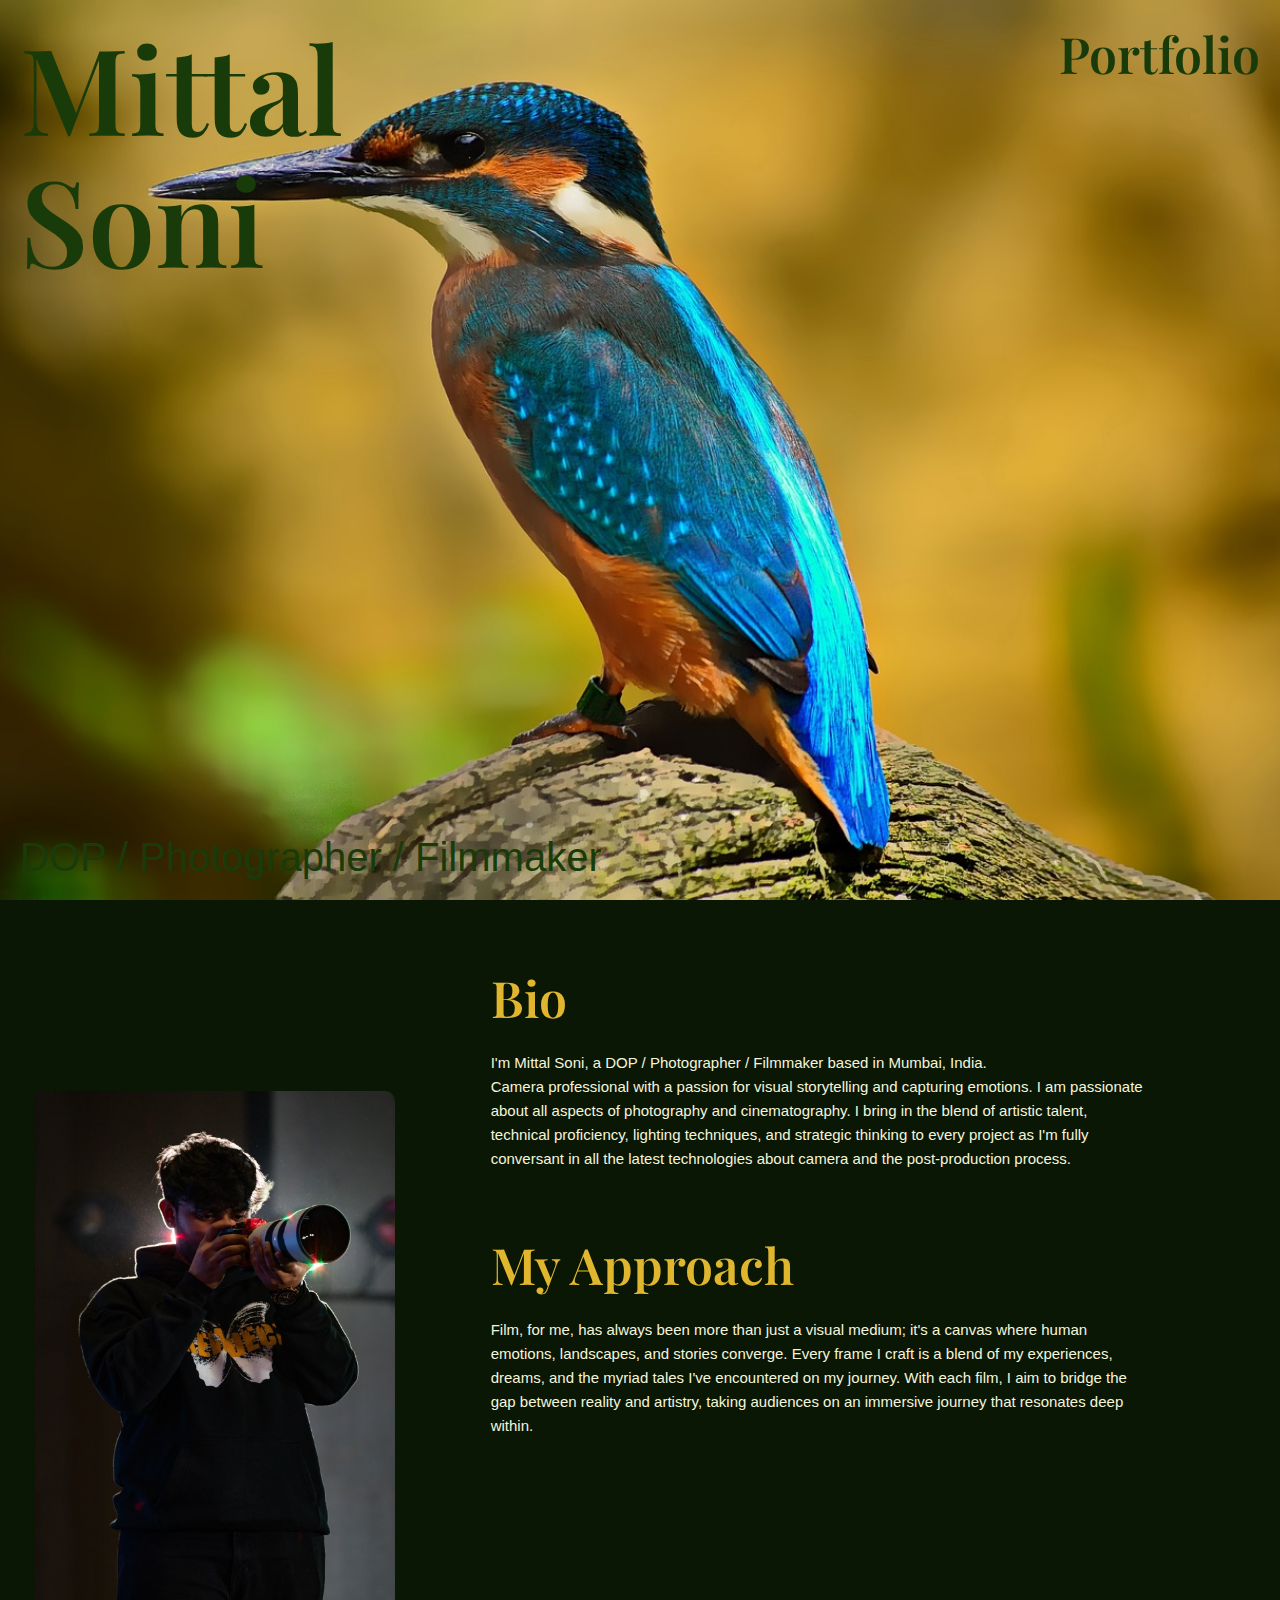
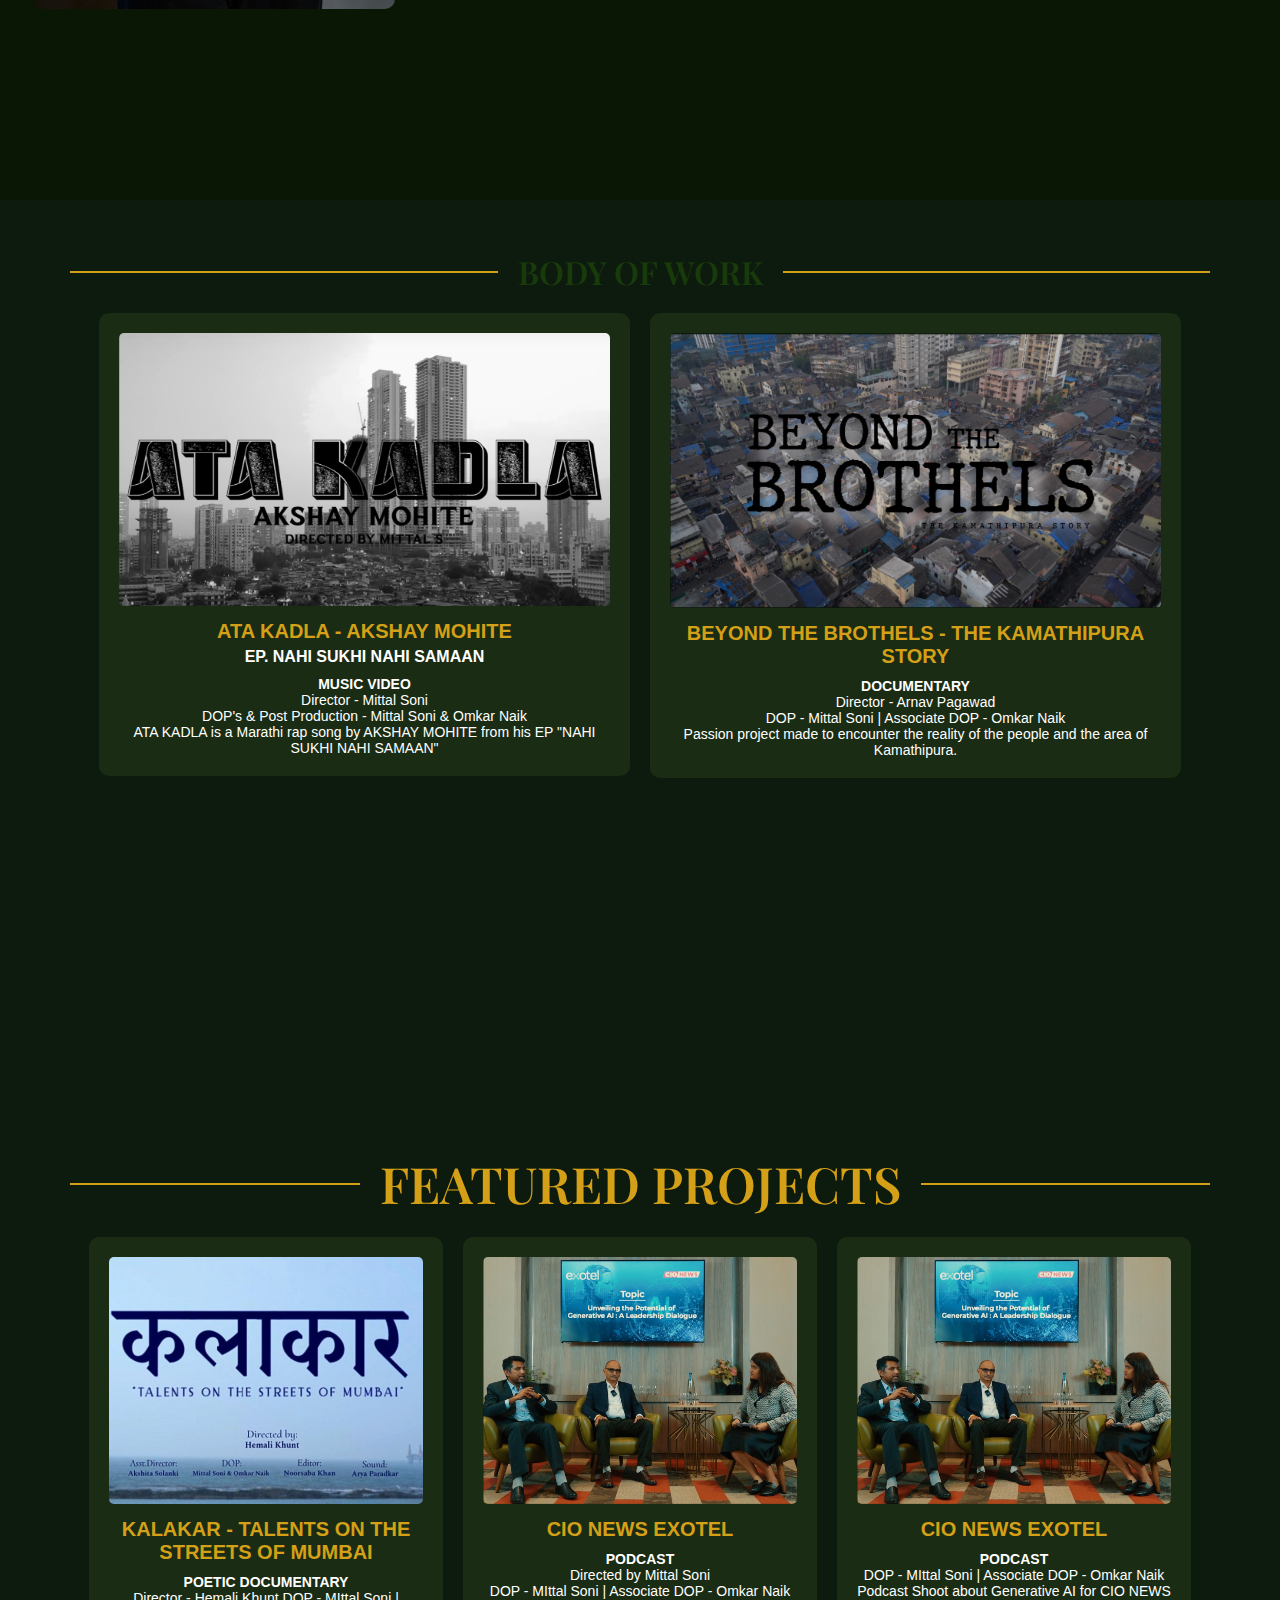
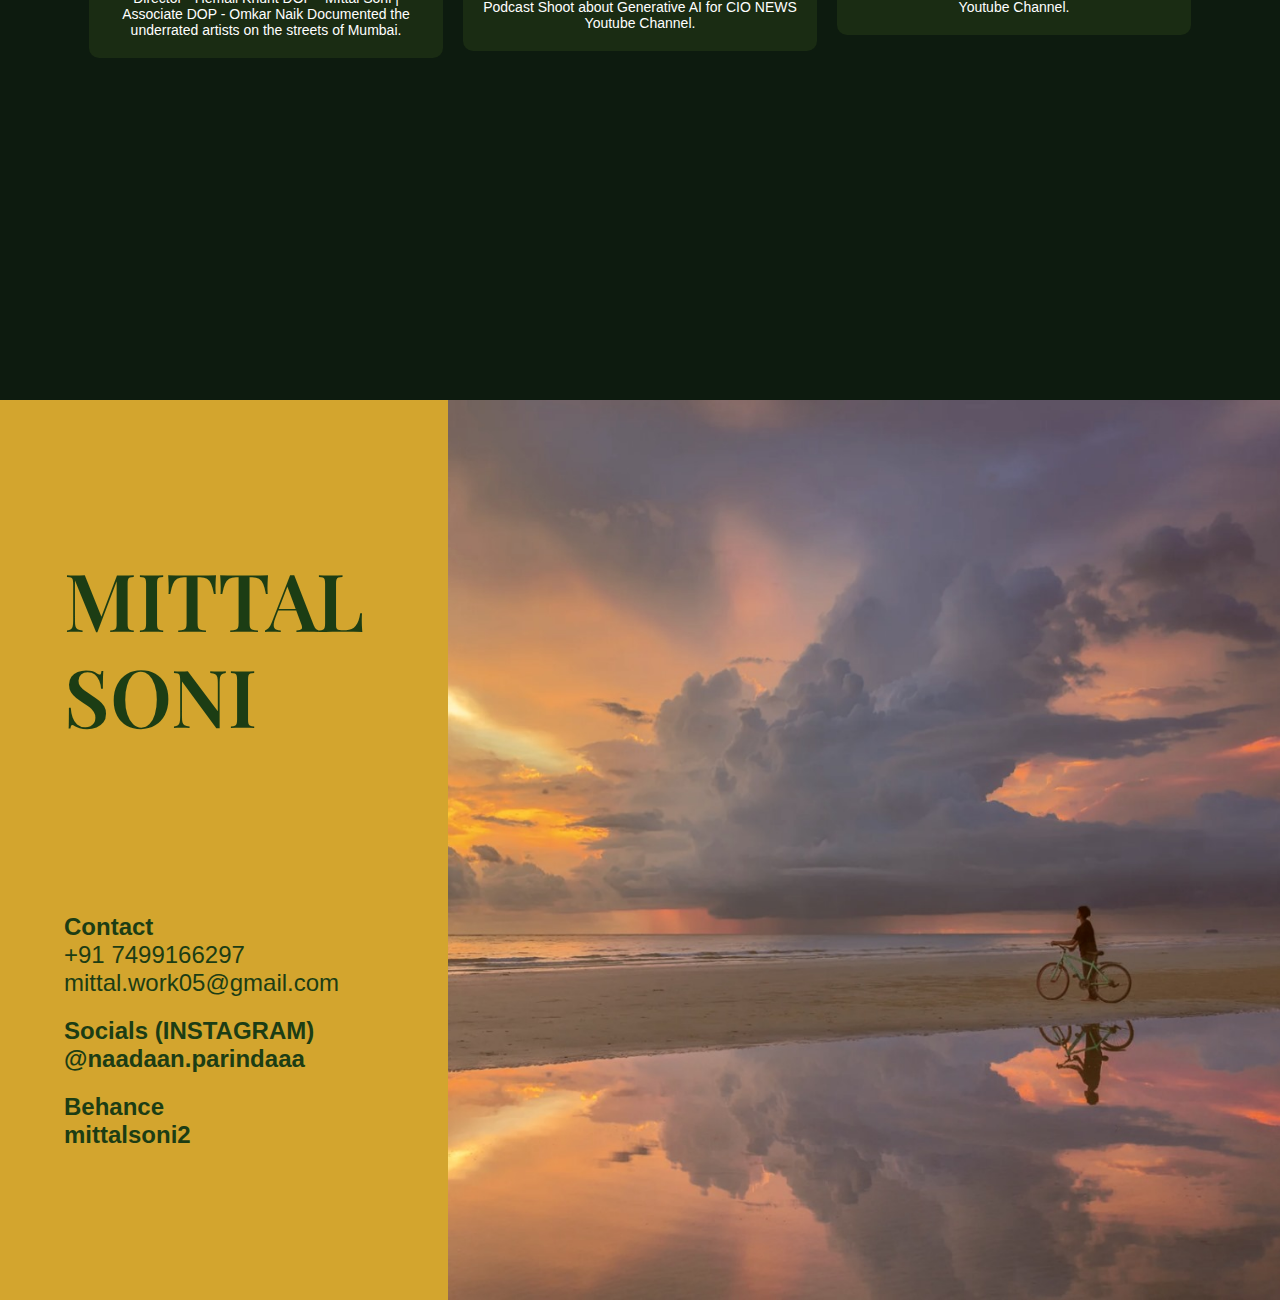
<file: index.html>
<!DOCTYPE html>
<html lang="en">
<head>
    <meta charset="UTF-8">
    <meta name="viewport" content="width=device-width, initial-scale=1.0">
    <title>Portfolio</title>
    <link rel="stylesheet" href="tp.css"> <!-- Linking external CSS -->
    <link rel="preconnect" href="https://fonts.googleapis.com">
<link rel="preconnect" href="https://fonts.gstatic.com" crossorigin>
<link href="https://fonts.googleapis.com/css2?family=Playfair+Display:ital,wght@0,400..900;1,400..900&display=swap" rel="stylesheet">
</head>

<body>
    <div class="box">
        <!-- First Page (Main Landing Section) -->
        <div class="container1">
            <div class="name">
                <h1>Mittal</h1>
                <h1>Soni</h1>
            </div>
            <h3 class="portfolio">Portfolio</h3>
            <p class="title">DOP / Photographer / Filmmaker</p>
        </div>

        <!-- Second Page (Grid Layout) -->
        <div class="container2">
            <!-- Left 1/3: Image -->
            <div class="image-container">
                <img src="Mittal.jpeg" alt="Mittal Soni">
            </div>

            <!-- Right 2/3: Bio & My Approach (Split into 2 halves) -->
            <div class="text-container">
                <div class="bio">
                    <h2>Bio</h2>
                    <p>I'm Mittal Soni, a DOP / Photographer / Filmmaker based in Mumbai, India.<br>
                        Camera professional with a passion for visual storytelling and capturing emotions. 
                        I am passionate about all aspects of photography and cinematography. 
                        I bring in the blend of artistic talent, technical proficiency, lighting techniques, 
                        and strategic thinking to every project as I'm fully conversant in all the latest technologies 
                        about camera and the post-production process.</p>
                </div>

                <div class="approach">
                    <h2>My Approach</h2>
                    <p>Film, for me, has always been more than just a visual medium; it's a canvas where human emotions, 
                        landscapes, and stories converge. Every frame I craft is a blend of my experiences, dreams, 
                        and the myriad tales I've encountered on my journey. With each film, I aim to bridge the gap 
                        between reality and artistry, taking audiences on an immersive journey that resonates deep within.</p>
                </div>
            </div>
        </div>
        <!-- Third Page (Body of Work) -->
<div class="bodyofwork-container">
    <div class="bodyofwork-header"><h1>BODY OF WORK</h1></div>
    <div class="bodyofwork-work-container">
        <div class="bodyofwork-work-item">
            <img src="photo1.jpeg" alt="Ata Kadla">
            <div class="bodyofwork-title"><a href="#">ATA KADLA - AKSHAY MOHITE</a></div>
            <div class="bodyofwork-subtitle">EP. NAHI SUKHI NAHI SAMAAN</div>
            <div class="bodyofwork-description">
                <b>MUSIC VIDEO</b><br>
                Director - Mittal Soni<br>
                DOP's & Post Production - Mittal Soni & Omkar Naik<br>
                ATA KADLA is a Marathi rap song by AKSHAY MOHITE from his EP "NAHI SUKHI NAHI SAMAAN"
            </div>
        </div>
        <div class="bodyofwork-work-item">
            <img src="photo2.jpeg" alt="Beyond The Brothels">
            <div class="bodyofwork-title"><a href="#">BEYOND THE BROTHELS - THE KAMATHIPURA STORY</a></div>
            <div class="bodyofwork-description">
                <b>DOCUMENTARY</b><br>
                Director - Arnav Pagawad<br>
                DOP - Mittal Soni | Associate DOP - Omkar Naik<br>
                Passion project made to encounter the reality of the people and the area of Kamathipura.
            </div>
        </div>

        
        
    </div>
</div>

<!-- Fourth Page (Featured Projects) -->
<section class="featuredprojects-container">
    <div class="featuredprojects-header"><h1>FEATURED PROJECTS</h1></div>
    <div class="featuredprojects-work-container">
        <div class="featuredprojects-work-item">
            <img src="photo3.jpeg" alt="Project 1">
            <div class="featuredprojects-title"><a href="#">KALAKAR - TALENTS ON THE STREETS OF MUMBAI</a></div>
            <div class="featuredprojects-description">
                <b>POETIC DOCUMENTARY</b><br>
                Director - Hemali Khunt 
DOP - MIttal Soni | Associate DOP - Omkar Naik
Documented the underrated artists on the streets of Mumbai.
            </div>
        </div>
        <div class="featuredprojects-work-item">
            <img src="photo4.jpeg" alt="Project 2">
            <div class="featuredprojects-title"><a href="#">CIO NEWS 
                EXOTEL</a></div>
            <div class="featuredprojects-description">
                <b>PODCAST</b><br>
                Directed by Mittal Soni<br>
                DOP - MIttal Soni | Associate DOP - Omkar Naik
Podcast Shoot about Generative AI for CIO NEWS Youtube Channel.
            </div>
        </div>
        <div class="featuredprojects-work-item">
            <img src="photo4.jpeg" alt="Project 3">
            <div class="featuredprojects-title"><a href="#">CIO NEWS 
                EXOTEL</a></div>
            <div class="featuredprojects-description">
                <b>PODCAST</b><br>
                DOP - MIttal Soni | Associate DOP - Omkar Naik
Podcast Shoot about Generative AI for CIO NEWS Youtube Channel.
            </div>
        </div>
    </div>
</section>

<section id="scrobble">
    <div class="scrobble-container">
        <div class="scrobble-left">
            <h1>MITTAL<br>SONI</h1>
            <p><strong>Contact</strong><br>+91 7499166297<br>mittal.work05@gmail.com</p>
            <p><strong>Socials (INSTAGRAM)</strong><br><a href="#">@naadaan.parindaaa</a></p>
            <p><strong>Behance</strong><br><a href="#">mittalsoni2</a></p>
        </div>
        <div class="scrobble-right"></div>
    </div>
</section>

    </div>
</body>
</html>
</file>
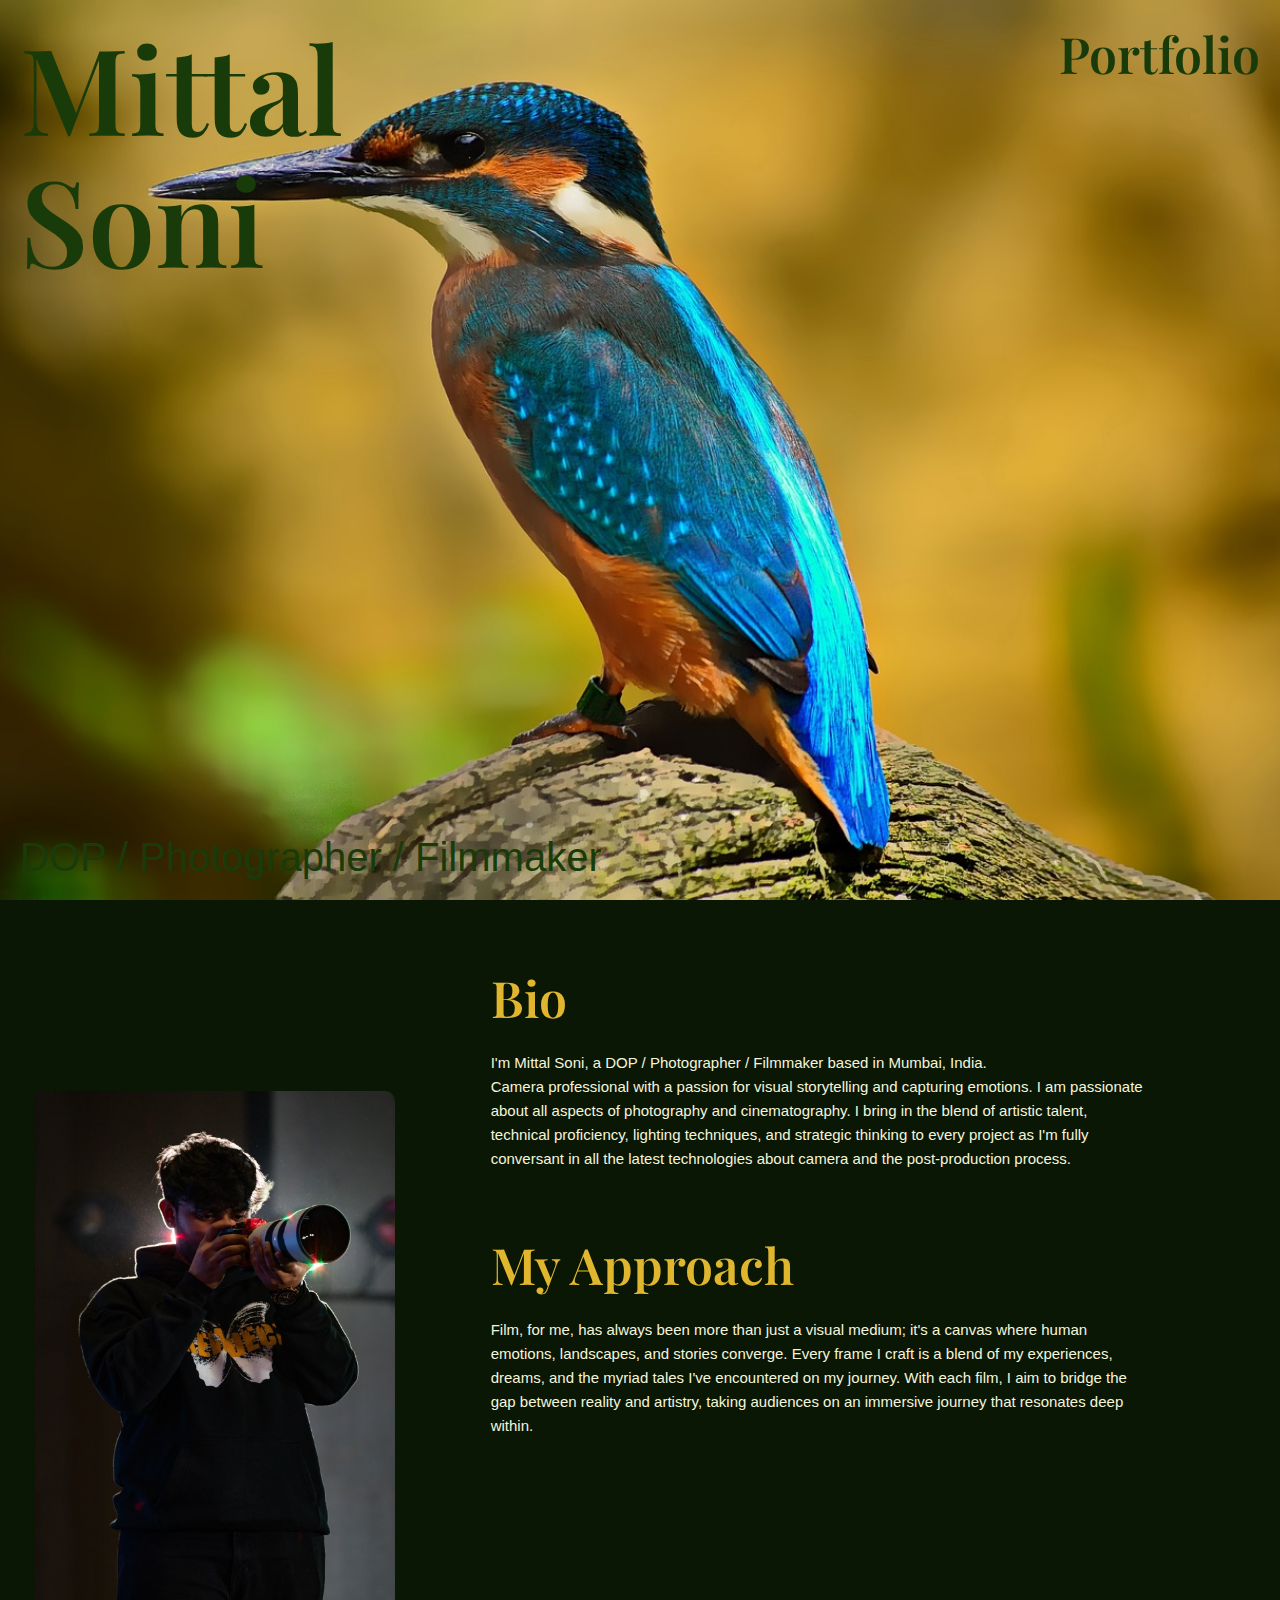
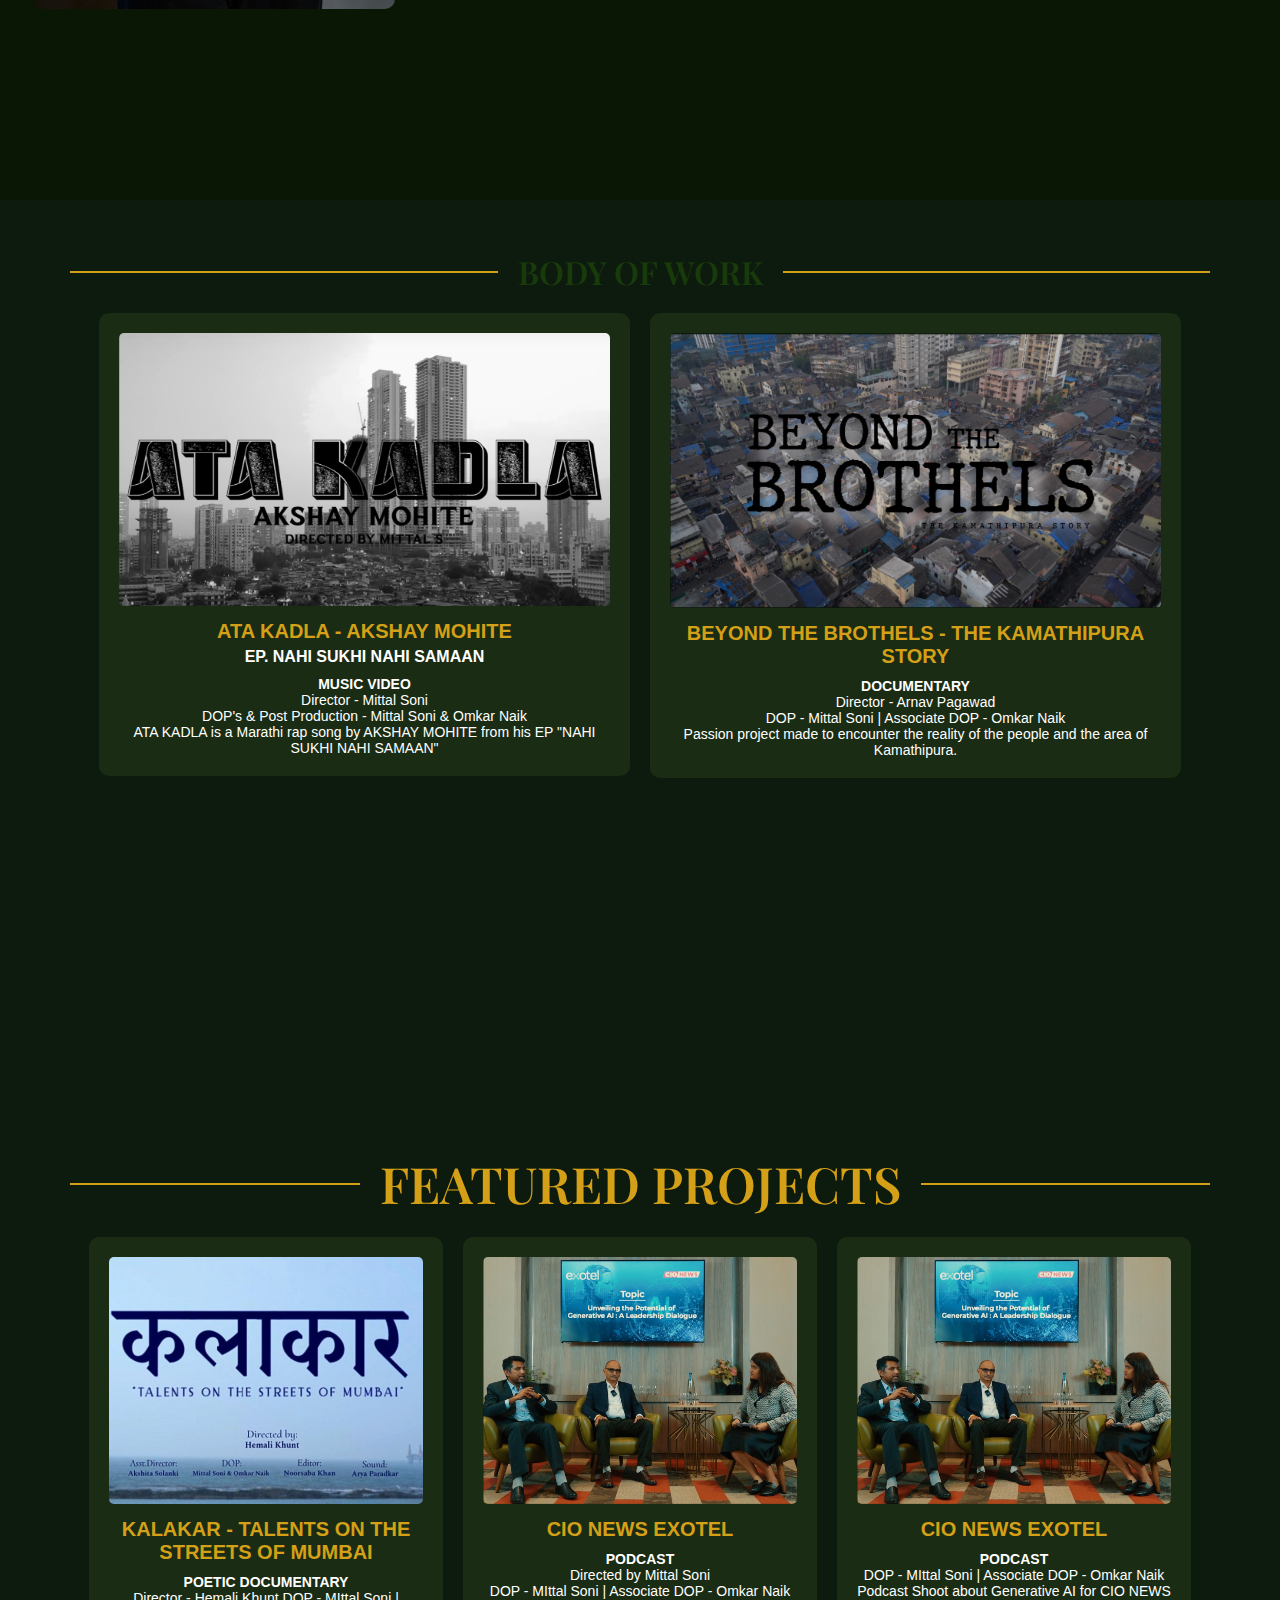
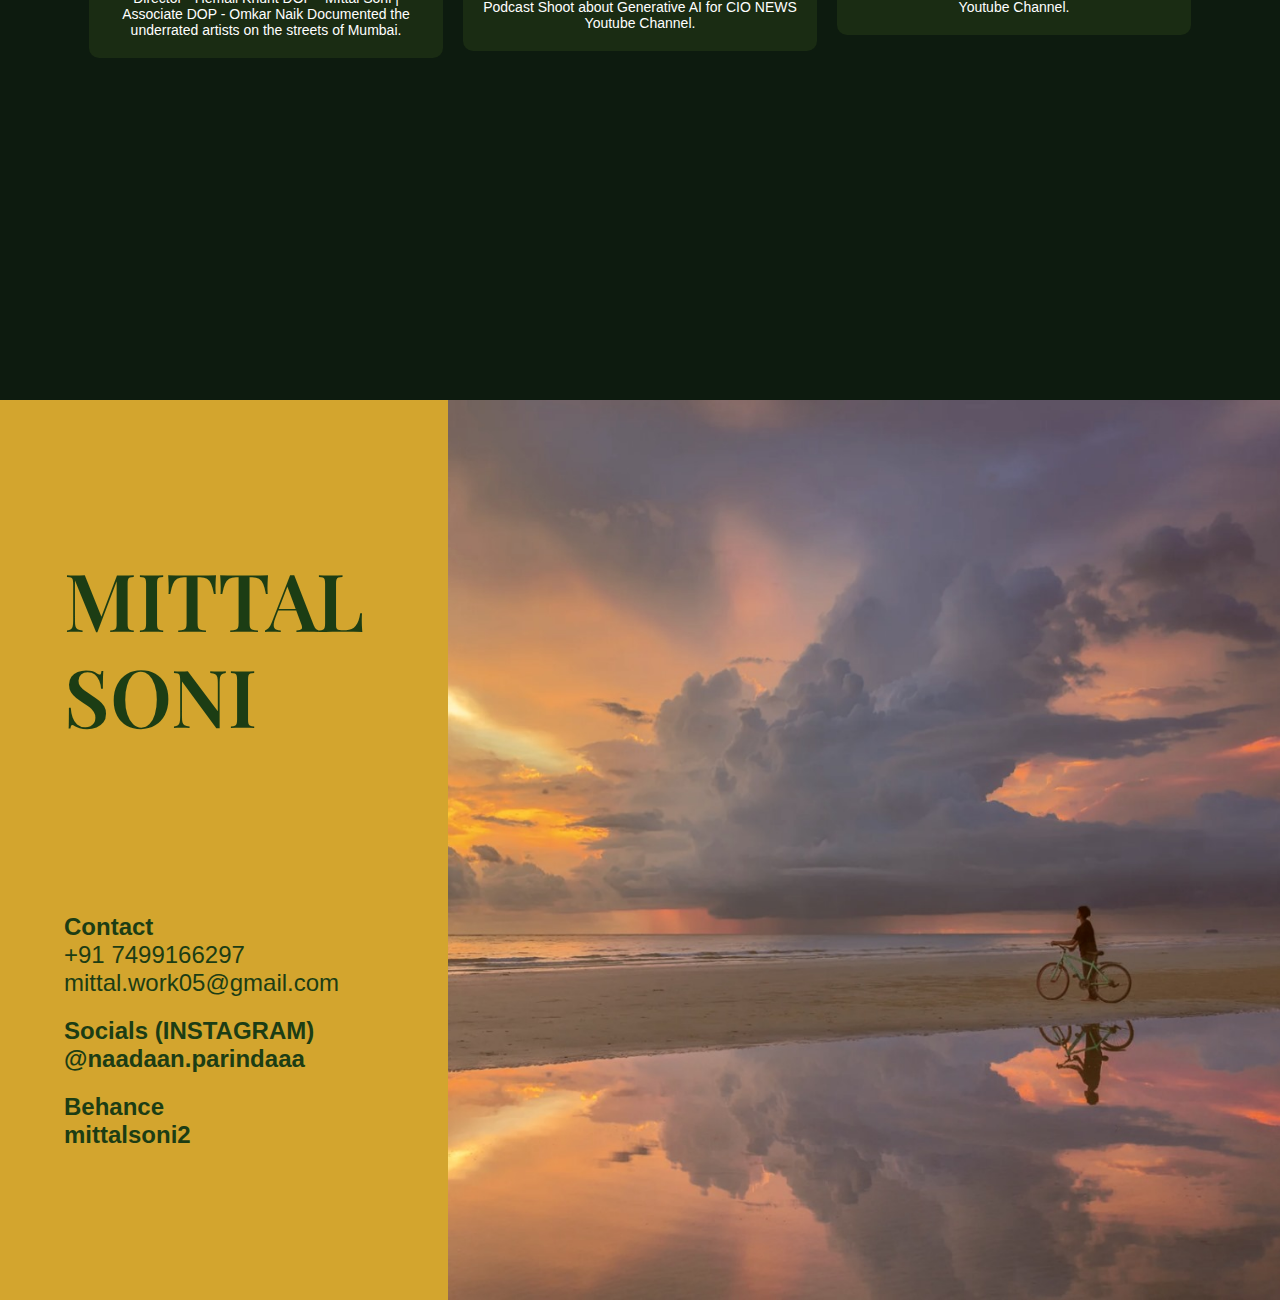
<file: port.html>
<!DOCTYPE html>
<html lang="en">
<head>
    <meta charset="UTF-8">
    <meta name="viewport" content="width=device-width, initial-scale=1.0">
    <title>Portfolio</title>
    <link rel="stylesheet" href="tp.css"> <!-- Linking external CSS -->
    <link rel="preconnect" href="https://fonts.googleapis.com">
<link rel="preconnect" href="https://fonts.gstatic.com" crossorigin>
<link href="https://fonts.googleapis.com/css2?family=Playfair+Display:ital,wght@0,400..900;1,400..900&display=swap" rel="stylesheet">
</head>

<body>
    <div class="box">
        <!-- First Page (Main Landing Section) -->
        <div class="container1">
            <div class="name">
                <h1>Mittal</h1>
                <h1>Soni</h1>
            </div>
            <h3 class="portfolio">Portfolio</h3>
            <p class="title">DOP / Photographer / Filmmaker</p>
        </div>

        <!-- Second Page (Grid Layout) -->
        <div class="container2">
            <!-- Left 1/3: Image -->
            <div class="image-container">
                <img src="Mittal.jpeg" alt="Mittal Soni">
            </div>

            <!-- Right 2/3: Bio & My Approach (Split into 2 halves) -->
            <div class="text-container">
                <div class="bio">
                    <h2>Bio</h2>
                    <p>I'm Mittal Soni, a DOP / Photographer / Filmmaker based in Mumbai, India.<br>
                        Camera professional with a passion for visual storytelling and capturing emotions. 
                        I am passionate about all aspects of photography and cinematography. 
                        I bring in the blend of artistic talent, technical proficiency, lighting techniques, 
                        and strategic thinking to every project as I'm fully conversant in all the latest technologies 
                        about camera and the post-production process.</p>
                </div>

                <div class="approach">
                    <h2>My Approach</h2>
                    <p>Film, for me, has always been more than just a visual medium; it's a canvas where human emotions, 
                        landscapes, and stories converge. Every frame I craft is a blend of my experiences, dreams, 
                        and the myriad tales I've encountered on my journey. With each film, I aim to bridge the gap 
                        between reality and artistry, taking audiences on an immersive journey that resonates deep within.</p>
                </div>
            </div>
        </div>
        <!-- Third Page (Body of Work) -->
<div class="bodyofwork-container">
    <div class="bodyofwork-header"><h1>BODY OF WORK</h1></div>
    <div class="bodyofwork-work-container">
        <div class="bodyofwork-work-item">
            <img src="photo1.jpeg" alt="Ata Kadla">
            <div class="bodyofwork-title"><a href="#">ATA KADLA - AKSHAY MOHITE</a></div>
            <div class="bodyofwork-subtitle">EP. NAHI SUKHI NAHI SAMAAN</div>
            <div class="bodyofwork-description">
                <b>MUSIC VIDEO</b><br>
                Director - Mittal Soni<br>
                DOP's & Post Production - Mittal Soni & Omkar Naik<br>
                ATA KADLA is a Marathi rap song by AKSHAY MOHITE from his EP "NAHI SUKHI NAHI SAMAAN"
            </div>
        </div>
        <div class="bodyofwork-work-item">
            <img src="photo2.jpeg" alt="Beyond The Brothels">
            <div class="bodyofwork-title"><a href="#">BEYOND THE BROTHELS - THE KAMATHIPURA STORY</a></div>
            <div class="bodyofwork-description">
                <b>DOCUMENTARY</b><br>
                Director - Arnav Pagawad<br>
                DOP - Mittal Soni | Associate DOP - Omkar Naik<br>
                Passion project made to encounter the reality of the people and the area of Kamathipura.
            </div>
        </div>

        
        
    </div>
</div>

<!-- Fourth Page (Featured Projects) -->
<section class="featuredprojects-container">
    <div class="featuredprojects-header"><h1>FEATURED PROJECTS</h1></div>
    <div class="featuredprojects-work-container">
        <div class="featuredprojects-work-item">
            <img src="photo3.jpeg" alt="Project 1">
            <div class="featuredprojects-title"><a href="#">KALAKAR - TALENTS ON THE STREETS OF MUMBAI</a></div>
            <div class="featuredprojects-description">
                <b>POETIC DOCUMENTARY</b><br>
                Director - Hemali Khunt 
DOP - MIttal Soni | Associate DOP - Omkar Naik
Documented the underrated artists on the streets of Mumbai.
            </div>
        </div>
        <div class="featuredprojects-work-item">
            <img src="photo4.jpeg" alt="Project 2">
            <div class="featuredprojects-title"><a href="#">CIO NEWS 
                EXOTEL</a></div>
            <div class="featuredprojects-description">
                <b>PODCAST</b><br>
                Directed by Mittal Soni<br>
                DOP - MIttal Soni | Associate DOP - Omkar Naik
Podcast Shoot about Generative AI for CIO NEWS Youtube Channel.
            </div>
        </div>
        <div class="featuredprojects-work-item">
            <img src="photo4.jpeg" alt="Project 3">
            <div class="featuredprojects-title"><a href="#">CIO NEWS 
                EXOTEL</a></div>
            <div class="featuredprojects-description">
                <b>PODCAST</b><br>
                DOP - MIttal Soni | Associate DOP - Omkar Naik
Podcast Shoot about Generative AI for CIO NEWS Youtube Channel.
            </div>
        </div>
    </div>
</section>

<section id="scrobble">
    <div class="scrobble-container">
        <div class="scrobble-left">
            <h1>MITTAL<br>SONI</h1>
            <p><strong>Contact</strong><br>+91 7499166297<br>mittal.work05@gmail.com</p>
            <p><strong>Socials (INSTAGRAM)</strong><br><a href="#">@naadaan.parindaaa</a></p>
            <p><strong>Behance</strong><br><a href="#">mittalsoni2</a></p>
        </div>
        <div class="scrobble-right"></div>
    </div>
</section>

    </div>
</body>
</html>
</file>
<file: tp.css>
/* Reset and Global Styles */
* {
    margin: 0;
    padding: 0;
    box-sizing: border-box;
    font-family: Arial, sans-serif;
}

html, body {
    height: 100%;
    overflow-y: auto; /* Enables scrolling */
    scroll-snap-type: y mandatory; /* Enables smooth scrolling */
    scroll-behavior: smooth;
}

/* Wrapper */
.box {
    display: flex;
    flex-direction: column;
}

/* Apply Playfair Display font to all heading tags */
h1, h2, h3 {
    font-family: "Playfair Display", serif;
    font-optical-sizing: auto;
    font-weight: 600;
    color: #193b0a;
}

/* First Section (Landing Page) */
.container1 {
    display: flex;
    flex-direction: column;
    height: 100vh; /* Full viewport height */
    width: 100%;
    scroll-snap-align: start;
    background-image: url('birds2.0.jpg'); /* Ensure correct file path */
    background-size: cover;
    background-position: center;
    color: white;
    position: relative;
    padding: 2rem;
}

/* Name: Mittal Soni (Top Left) */
.name {
    position: absolute;
    top: 20px;
    left: 20px;
    display: flex;
    flex-direction: column;
    font-size: 60px;
    line-height: 1.1;
}

/* Portfolio (Top Right) */
.portfolio {
    font-size: 50px;
    position: absolute;
    top: 20px;
    right: 20px;
}

/* DOP / Photographer / Filmmaker (Bottom Left) */
.title {
    font-size: 40px;
    position: absolute;
    bottom: 20px;
    left: 20px;
    color: #193b0a;
}

/* Second Section (Grid Layout) */
.container2 {
    display: grid;
    grid-template-columns: 1fr 2fr; /* Left 1/3 (Image), Right 2/3 (Text) */
    height: 100vh;
    width: 100%;
    scroll-snap-align: start;
    background-color: #0a1704; /* Dark theme */
}

/* Left 1/3 (Image) */
.image-container {
    display: flex;
    align-items: center;
    justify-content: center;
    padding: 2rem;
}

.image-container img {
    width: 100%;
    height: auto;
    max-width: 400px; /* Adjust as needed */
    border-radius: 10px;
}

/* Right 2/3 (Text: Bio & My Approach) */
.text-container {
    display: flex;
    flex-direction: column;
    padding: 4rem;
}

/* Bio & Approach */
.bio, .approach {
    width: 100%;
    text-align: left;
    margin-bottom: 60px;
}

.bio h2, .approach h2 {
    color: #e1b62f;
    font-size: 50px;
    margin-bottom: 20px;
}

.bio p, .approach p {
    font-size: 15px;
    color: beige;
    max-width: 90%;
    line-height: 1.6;
}
/* Third Page (Body of Work) */
.bodyofwork-container {
    height: 100vh;
    scroll-snap-align: start;
    background-color: #0d1b0f;
    color: white;
    text-align: center;
    padding: 50px;
}

.bodyofwork-header {
    display: flex;
    align-items: center;
    justify-content: center;
    position: relative;
    margin-bottom: 20px;
}

.bodyofwork-header::before, .bodyofwork-header::after {
    content: "";
    flex: 1;
    border-bottom: 2px solid #d4a017;
    margin: 0 20px;
}

/* Work Container */
.bodyofwork-work-container {
    display: flex;
    justify-content: center;
    align-items: flex-start;
    flex-wrap: wrap;
    gap: 20px;
}

.bodyofwork-work-item {
    width: 45%;
    background-color: #1a2c13;
    border-radius: 10px;
    padding: 20px;
    text-align: center;
    box-sizing: border-box;
}

.bodyofwork-work-item img {
    width: 100%;
    border-radius: 5px;
}

/* Titles and Descriptions */
.bodyofwork-title a {
    display: block;
    color: #d4a017;
    font-size: 20px;
    font-weight: bold;
    margin-top: 10px;
    text-decoration: none;
}

.bodyofwork-title a:hover {
    text-decoration: underline;
}

.bodyofwork-subtitle {
    font-size: 16px;
    font-weight: bold;
    margin-top: 5px;
}

.bodyofwork-description {
    font-size: 14px;
    margin-top: 10px;
}

/* Responsive Design */
@media screen and (max-width: 768px) {
    .bodyofwork-work-container {
        flex-direction: column;
    }
    .bodyofwork-work-item {
        width: 90%;
    }
}
/* Fourth Page (Featured Projects) */
.featuredprojects-container {
    height: 100vh;
    scroll-snap-align: start;
    background-color: #0d1b0f;
    color: white;
    text-align: center;
    padding: 50px;
}

/* Header Styling */
.featuredprojects-header {
    display: flex;
    align-items: center;
    justify-content: center;
    position: relative;
    margin-bottom: 20px;
}

.featuredprojects-header::before, .featuredprojects-header::after {
    content: "";
    flex: 1;
    border-bottom: 2px solid #d4a017;
    margin: 0 20px;
}

.featuredprojects-header h1 {
    font-size: 50px;
    color: #d4a017;
    font-family: "Playfair Display", serif;
}

/* Projects Container */
.featuredprojects-work-container {
    display: flex;
    justify-content: center;
    align-items: flex-start;
    flex-wrap: wrap;
    gap: 20px;
}

/* Individual Project Box */
.featuredprojects-work-item {
    width: 30%;
    background-color: #1a2c13;
    border-radius: 10px;
    padding: 20px;
    text-align: center;
    box-sizing: border-box;
}

/* Project Image */
.featuredprojects-work-item img {
    width: 100%;
    border-radius: 5px;
}

/* Titles and Descriptions */
.featuredprojects-title a {
    display: block;
    color: #d4a017;
    font-size: 20px;
    font-weight: bold;
    margin-top: 10px;
    text-decoration: none;
}

.featuredprojects-title a:hover {
    text-decoration: underline;
}

.featuredprojects-subtitle {
    font-size: 16px;
    font-weight: bold;
    margin-top: 5px;
}

.featuredprojects-description {
    font-size: 14px;
    margin-top: 10px;
}

/* Responsive Design */
@media screen and (max-width: 768px) {
    .featuredprojects-work-container {
        flex-direction: column;
    }
    .featuredprojects-work-item {
        width: 90%;
    }
}


/* Scrobble Section */
.scrobble-container {
    display: flex;
    height: 100vh;
    font-family: serif;
}

.scrobble-left {
    width: 35%;
    background-color: #D3A52E;
    padding: 5%;
    display: flex;
    flex-direction: column;
    justify-content: center;
}

.scrobble-left h1 {
    font-size: 5rem;
    color: #1C3D14;
    line-height: 1.2;
    margin-bottom: 150px;
}

.scrobble-left p {
    font-size: 1.5rem;
    margin-top: 20px;
    color: #1C3D14;
}

.scrobble-left a {
    color: #1C3D14;
    font-weight: bold;
    text-decoration: none;
    font-size: 1.5rem;
}

.scrobble-right {
    width: 65%;
    background: url('last.jpeg') no-repeat center center/cover;
}

/* Responsive Design */
@media screen and (max-width: 768px) {
    .scrobble-container {
        flex-direction: column;
    }
    .scrobble-left, .scrobble-right {
        width: 100%;
    }
}
html, body {
    height: auto;
    overflow-y: auto;
}
</file>
